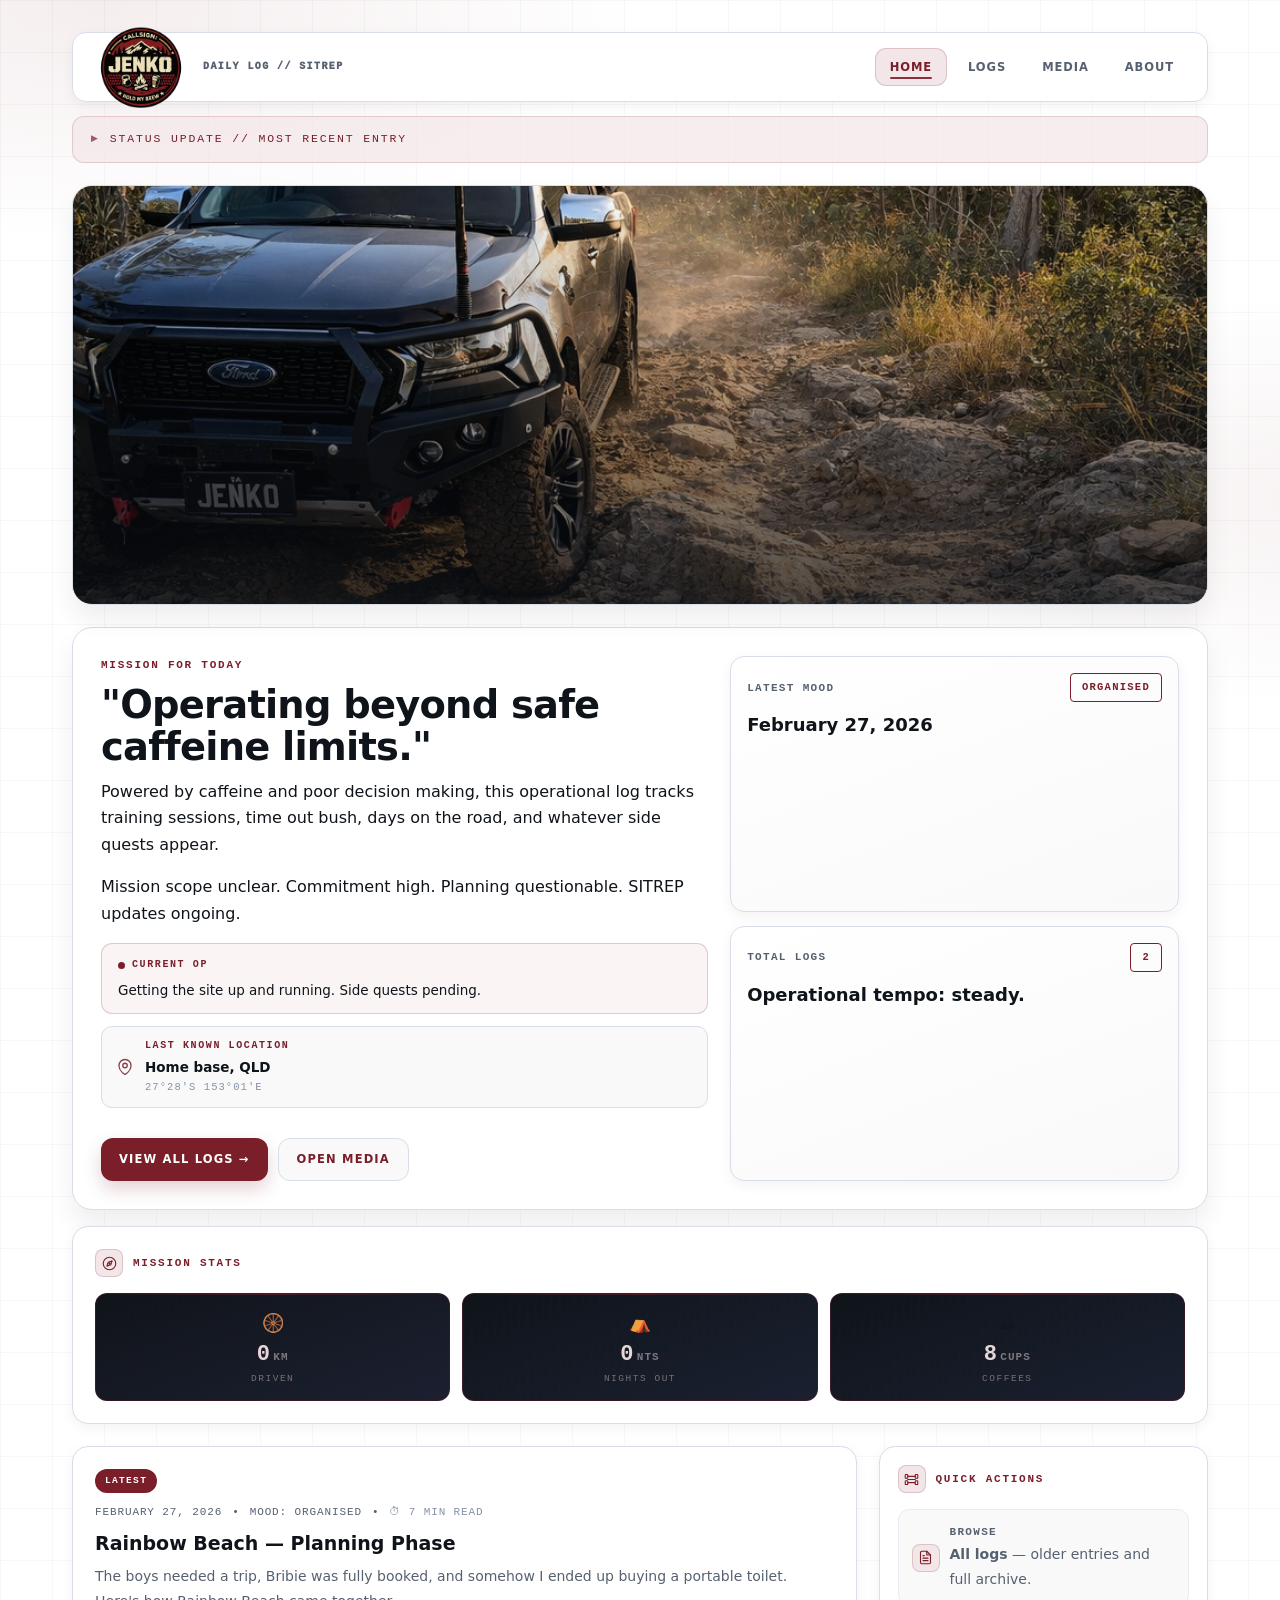
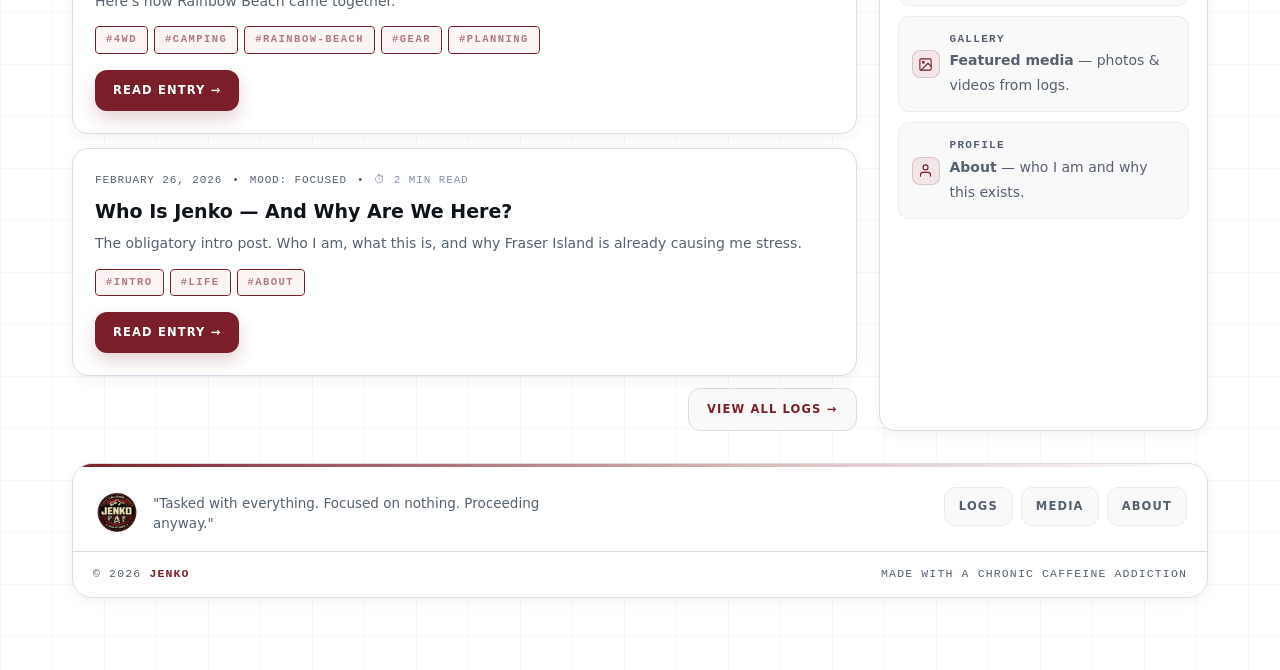
<file: index.html>
<!doctype html>
<html lang="en">
<head>
  <meta charset="utf-8" />
  <meta name="viewport" content="width=device-width, initial-scale=1" />
  <meta name="description" content="Callsign: JENKO — Daily operational log covering training, time out bush, 4WD, and life on the road." />
  <title>Callsign: JENKO — Home</title>
  <link rel="stylesheet" href="styles.css" />
</head>
<body>
  <div class="pageWrap">
    <div class="container">

      <!-- NAV -->
      <header class="header">
        <nav class="nav">
          <a class="brand" href="index.html">
            <img src="images/logo.png" alt="Callsign Jenko logo" class="logoImg">
            <span class="brandText">
              <span class="brandSub">DAILY LOG // SITREP</span>
            </span>
          </a>
          <div class="links">
            <a data-nav href="index.html">Home</a>
            <a data-nav href="blog.html">Logs</a>
            <a data-nav href="media.html">Media</a>
            <a data-nav href="about.html">About</a>
          </div>
          <button class="navToggle" id="navToggle" aria-label="Open menu" aria-expanded="false">
            <span></span><span></span><span></span>
          </button>
        </nav>
        <div class="mobileMenu" id="mobileMenu" role="navigation">
          <a data-nav href="index.html">Home</a>
          <a data-nav href="blog.html">Logs</a>
          <a data-nav href="media.html">Media</a>
          <a data-nav href="about.html">About</a>
        </div>
      </header>

      <div class="topStrip">STATUS UPDATE // MOST RECENT ENTRY</div>

      <!-- HERO BANNER — set data-src="images/your-photo.jpg" to use your own image -->
      <div class="heroBanner" id="heroBanner" data-src="images/banner.png"></div>

      <!-- HERO PANEL -->
      <section class="panel panelPad">
        <div class="heroGrid">
          <div>
            <div class="h3">Mission for today</div>
            <h1 class="h1" style="margin-top:10px">"Operating beyond safe caffeine limits."</h1>
            <p style="margin-top:12px">Powered by caffeine and poor decision making, this operational log
            tracks training sessions, time out bush, days on the road, and whatever side quests appear.</p>
            <p>Mission scope unclear. Commitment high. Planning questionable. SITREP updates ongoing.</p>

            <!-- CURRENT OP — edit the text below to update -->
            <div class="currentOp">
              <div class="currentOpLabel">
                <span class="opDot"></span>
                Current op
              </div>
              <div class="currentOpText">
                Getting the site up and running. Side quests pending.
              </div>
            </div>

            <!-- LAST SEEN — edit place and coords below to update -->
            <div class="lastSeen">
              <svg class="lastSeenIcon" viewBox="0 0 24 24" fill="none" stroke="currentColor"
                   stroke-width="1.8" stroke-linecap="round" stroke-linejoin="round">
                <path d="M12 22s-8-4.5-8-11.8A8 8 0 0 1 12 2a8 8 0 0 1 8 8.2c0 7.3-8 11.8-8 11.8z"/>
                <circle cx="12" cy="10" r="3"/>
              </svg>
              <div class="lastSeenBody">
                <div class="lastSeenLabel">Last known location</div>
                <div class="lastSeenPlace">Home base, QLD</div>
                <div class="lastSeenCoords">27°28′S 153°01′E</div>
              </div>
            </div>

            <div style="display:flex; gap:10px; flex-wrap:wrap;">
              <a class="button" href="blog.html">View all logs →</a>
              <a class="buttonGhost" href="media.html">Open media</a>
            </div>
          </div>

          <div class="stats">
            <div class="statCard">
              <div class="statTop">
                <div class="kicker">Latest mood</div>
                <div class="pill" id="latestMood">—</div>
              </div>
              <div class="statValue" id="latestDate">—</div>
            </div>
            <div class="statCard">
              <div class="statTop">
                <div class="kicker">Total logs</div>
                <div class="pill" id="postCount">0</div>
              </div>
              <div class="statValue">Operational tempo: steady.</div>
            </div>
          </div>
        </div>
      </section>

      <!-- ODOMETER -->
      <div class="card" style="margin-top:16px">
        <div class="sectionHead">
          <span class="fieldIcon">
            <svg viewBox="0 0 24 24" fill="none" stroke="currentColor" stroke-width="1.8"
                 stroke-linecap="round" stroke-linejoin="round" width="15" height="15">
              <circle cx="12" cy="12" r="10"/>
              <path d="m16.24 7.76-2.12 6.36-6.36 2.12 2.12-6.36z"/>
              <circle cx="12" cy="12" r="1"/>
            </svg>
          </span>
          <div class="h3">Mission stats</div>
        </div>
        <div class="odometerGrid" id="odometerGrid"></div>
      </div>

      <!-- MAIN GRID -->
      <div class="homeGrid">
        <div id="latest"></div>

        <aside class="sideCard">
          <div class="sectionHead">
            <span class="fieldIcon">
              <svg viewBox="0 0 24 24" fill="none" stroke="currentColor" stroke-width="1.8"
                   stroke-linecap="round" stroke-linejoin="round" width="15" height="15">
                <rect x="2" y="4" width="4" height="6" rx="1"/>
                <rect x="2" y="14" width="4" height="6" rx="1"/>
                <rect x="18" y="4" width="4" height="6" rx="1"/>
                <rect x="18" y="14" width="4" height="6" rx="1"/>
                <path d="M6 7h12M6 17h12M6 12h12"/>
              </svg>
            </span>
            <div class="h3">Quick actions</div>
          </div>

          <div class="sideItem" data-href="blog.html" style="margin-top:4px">
            <div style="display:flex; align-items:center; gap:10px;">
              <span class="fieldIcon">
                <svg viewBox="0 0 24 24" fill="none" stroke="currentColor" stroke-width="1.8"
                     stroke-linecap="round" stroke-linejoin="round" width="15" height="15">
                  <path d="M14 2H6a2 2 0 0 0-2 2v16a2 2 0 0 0 2 2h12a2 2 0 0 0 2-2V8z"/>
                  <polyline points="14 2 14 8 20 8"/>
                  <line x1="16" y1="13" x2="8" y2="13"/>
                  <line x1="16" y1="17" x2="8" y2="17"/>
                  <line x1="10" y1="9"  x2="8" y2="9"/>
                </svg>
              </span>
              <div>
                <div class="kicker">Browse</div>
                <div class="small"><a href="blog.html"><b>All logs</b></a> — older entries and full archive.</div>
              </div>
            </div>
          </div>

          <div class="sideItem" data-href="media.html">
            <div style="display:flex; align-items:center; gap:10px;">
              <span class="fieldIcon">
                <svg viewBox="0 0 24 24" fill="none" stroke="currentColor" stroke-width="1.8"
                     stroke-linecap="round" stroke-linejoin="round" width="15" height="15">
                  <rect x="3" y="3" width="18" height="18" rx="2"/>
                  <circle cx="8.5" cy="8.5" r="1.5"/>
                  <polyline points="21 15 16 10 5 21"/>
                </svg>
              </span>
              <div>
                <div class="kicker">Gallery</div>
                <div class="small"><a href="media.html"><b>Featured media</b></a> — photos &amp; videos from logs.</div>
              </div>
            </div>
          </div>

          <div class="sideItem" data-href="about.html">
            <div style="display:flex; align-items:center; gap:10px;">
              <span class="fieldIcon">
                <svg viewBox="0 0 24 24" fill="none" stroke="currentColor" stroke-width="1.8"
                     stroke-linecap="round" stroke-linejoin="round" width="15" height="15">
                  <path d="M20 21v-2a4 4 0 0 0-4-4H8a4 4 0 0 0-4 4v2"/>
                  <circle cx="12" cy="7" r="4"/>
                </svg>
              </span>
              <div>
                <div class="kicker">Profile</div>
                <div class="small"><a href="about.html"><b>About</b></a> — who I am and why this exists.</div>
              </div>
            </div>
          </div>
        </aside>
      </div>

      <!-- FOOTER -->
      <footer class="siteFooter">
        <div class="footerTop">
          <div class="footerBrand">
            <img src="images/logo.png" alt="Callsign Jenko logo" class="logoImg" style="height:48px">
            <div>
              <div class="footerDesc">"Tasked with everything. Focused on nothing. Proceeding anyway."</div>
            </div>
          </div>
          <div class="footerLinks">
            <a href="blog.html">Logs</a>
            <a href="media.html">Media</a>
            <a href="about.html">About</a>
          </div>
        </div>
        <div class="footerBottom">
          <div>© <span data-year></span> <span class="maroon">JENKO</span></div>
          <div>Made with a Chronic Caffeine Addiction</div>
        </div>
      </footer>

    </div>
  </div>

  <button class="scrollTop" id="scrollTopBtn" aria-label="Back to top">↑</button>
  <script src="js/posts.js"></script>
  <script src="js/app.js"></script>
</body>
</html>
</file>
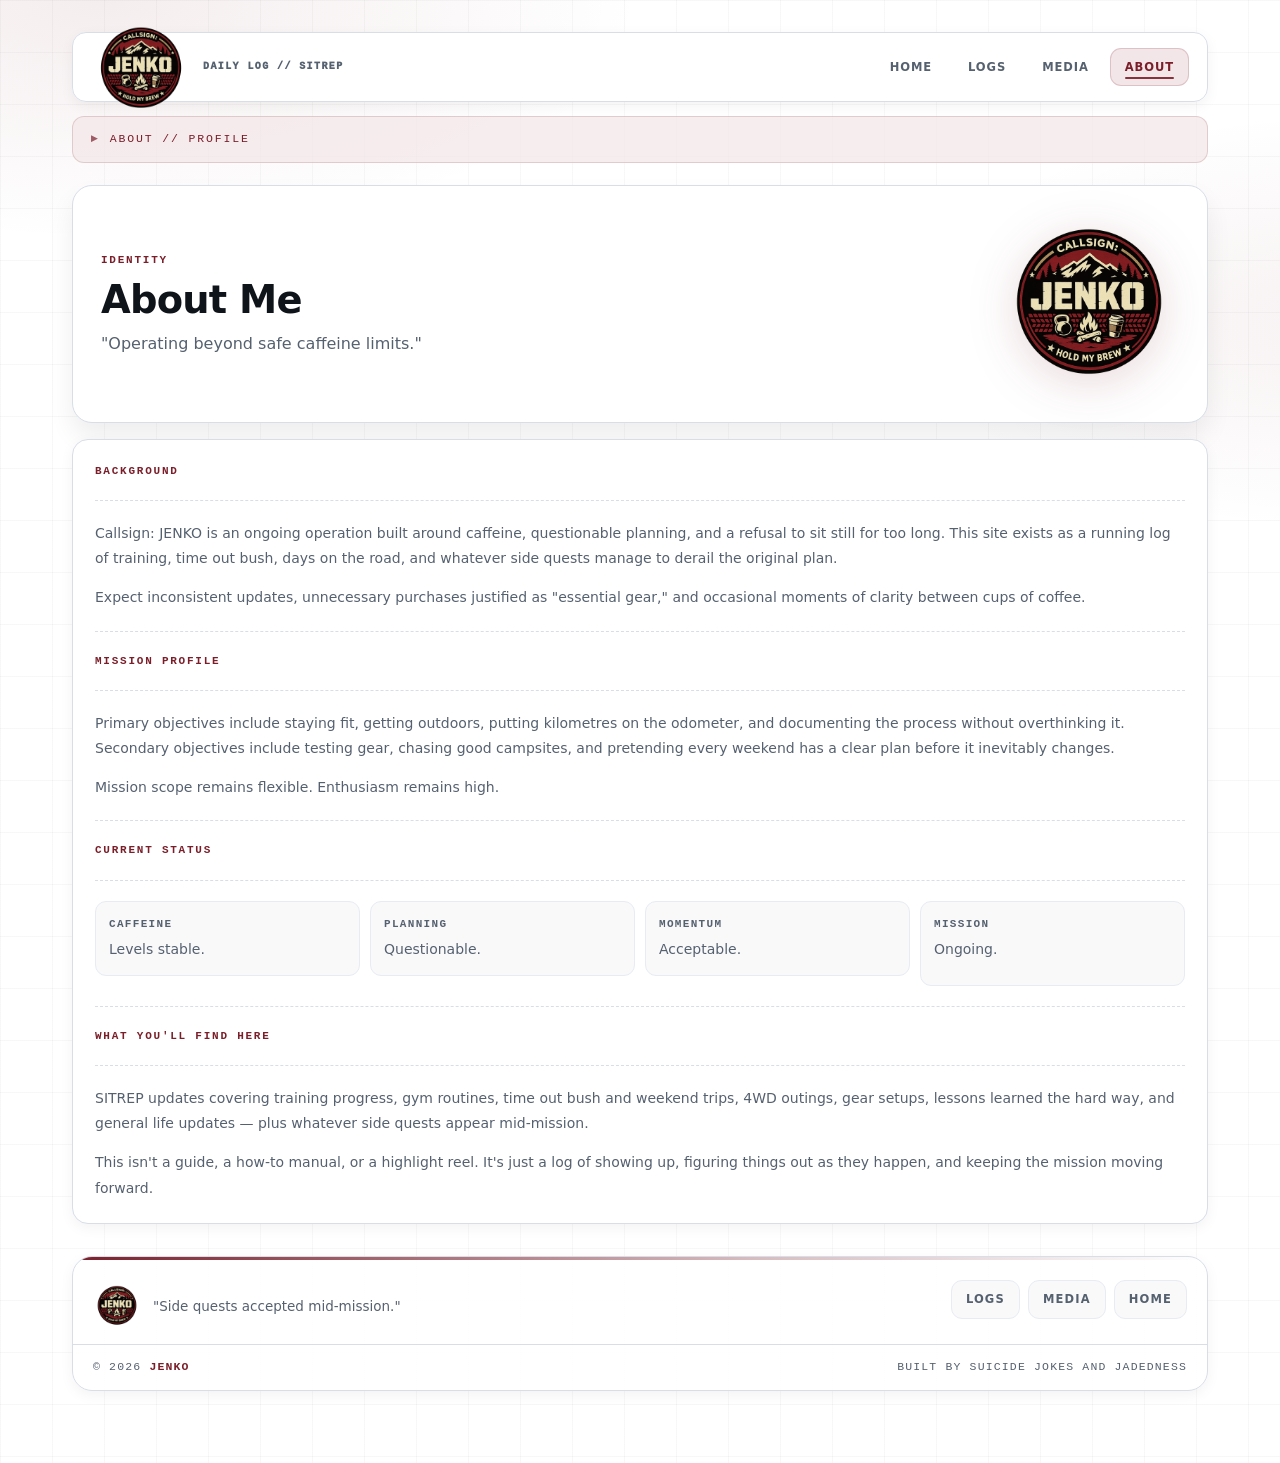
<file: about.html>
<!doctype html>
<html lang="en">
<head>
  <meta charset="utf-8" />
  <meta name="viewport" content="width=device-width, initial-scale=1" />
  <meta name="description" content="About Callsign: JENKO — who I am and why this exists." />
  <title>Callsign: JENKO — About</title>
  <link rel="stylesheet" href="styles.css" />
</head>
<body>
  <div class="pageWrap">
    <div class="container">

      <!-- ===== NAV ===== -->
      <header class="header">
        <nav class="nav">
          <a class="brand" href="index.html">
            <img src="images/logo.png" alt="Callsign Jenko logo" class="logoImg">
            <span class="brandText">
              <span class="brandSub">DAILY LOG // SITREP</span>
            </span>
          </a>
          <div class="links">
            <a data-nav href="index.html">Home</a>
            <a data-nav href="blog.html">Logs</a>
            <a data-nav href="media.html">Media</a>
            <a data-nav href="about.html">About</a>
          </div>
          <button class="navToggle" id="navToggle" aria-label="Open menu" aria-expanded="false">
            <span></span><span></span><span></span>
          </button>
        </nav>
        <div class="mobileMenu" id="mobileMenu" role="navigation" aria-label="Mobile navigation">
          <a data-nav href="index.html">Home</a>
          <a data-nav href="blog.html">Logs</a>
          <a data-nav href="media.html">Media</a>
          <a data-nav href="about.html">About</a>
        </div>
      </header>

      <div class="topStrip">ABOUT // PROFILE</div>

      <section class="panel panelPad">
        <div style="display:grid; grid-template-columns: 1fr auto; align-items:center; gap:24px;">
          <div>
            <div class="h3">Identity</div>
            <h1 class="h1" style="margin-top:10px">About Me</h1>
            <p style="margin-top:10px; color:var(--muted)">"Operating beyond safe caffeine limits."</p>
          </div>
          <div class="aboutLogo">
            <img src="images/logo.png" alt="Callsign Jenko logo">
          </div>
        </div>
      </section>

      <div class="card" style="margin-top:16px">

        <div class="h3">Background</div>
        <hr class="sep">
        <p class="small">
          Callsign: JENKO is an ongoing operation built around caffeine, questionable planning, and a refusal
          to sit still for too long. This site exists as a running log of training, time out bush, days on the
          road, and whatever side quests manage to derail the original plan.
        </p>
        <p class="small">
          Expect inconsistent updates, unnecessary purchases justified as "essential gear," and occasional
          moments of clarity between cups of coffee.
        </p>

        <hr class="sep">

        <div class="h3">Mission Profile</div>
        <hr class="sep">
        <p class="small">
          Primary objectives include staying fit, getting outdoors, putting kilometres on the odometer, and
          documenting the process without overthinking it. Secondary objectives include testing gear, chasing
          good campsites, and pretending every weekend has a clear plan before it inevitably changes.
        </p>
        <p class="small">Mission scope remains flexible. Enthusiasm remains high.</p>

        <hr class="sep">

        <div class="h3">Current Status</div>
        <hr class="sep">
        <div style="display:grid; grid-template-columns: repeat(auto-fit, minmax(160px, 1fr)); gap:10px; margin-top:4px">
          <div class="sideItem">
            <div class="kicker">Caffeine</div>
            <div class="small" style="margin-top:4px">Levels stable.</div>
          </div>
          <div class="sideItem">
            <div class="kicker">Planning</div>
            <div class="small" style="margin-top:4px">Questionable.</div>
          </div>
          <div class="sideItem">
            <div class="kicker">Momentum</div>
            <div class="small" style="margin-top:4px">Acceptable.</div>
          </div>
          <div class="sideItem">
            <div class="kicker">Mission</div>
            <div class="small" style="margin-top:4px">Ongoing.</div>
          </div>
        </div>

        <hr class="sep">

        <div class="h3">What you'll find here</div>
        <hr class="sep">
        <p class="small">
          SITREP updates covering training progress, gym routines, time out bush and weekend trips, 4WD
          outings, gear setups, lessons learned the hard way, and general life updates — plus whatever side
          quests appear mid-mission.
        </p>
        <p class="small">
          This isn't a guide, a how-to manual, or a highlight reel. It's just a log of showing up, figuring
          things out as they happen, and keeping the mission moving forward.
        </p>

      </div>

      <!-- ===== FOOTER ===== -->
      <footer class="siteFooter">
        <div class="footerTop">
          <div class="footerBrand">
            <img src="images/logo.png" alt="Callsign Jenko logo" class="logoImg" style="height:48px">
            <div>
              <div class="footerDesc">"Side quests accepted mid-mission."</div>
            </div>
          </div>
          <div class="footerLinks">
            <a href="blog.html">Logs</a>
            <a href="media.html">Media</a>
            <a href="index.html">Home</a>
          </div>
        </div>
        <div class="footerBottom">
          <div>© <span data-year></span> <span class="maroon">JENKO</span></div>
          <div>Built by Suicide Jokes and Jadedness</div>
        </div>
      </footer>

    </div>
  </div>

  <button class="scrollTop" id="scrollTopBtn" aria-label="Back to top">↑</button>

  <script src="js/app.js"></script>
</body>
</html>
</file>
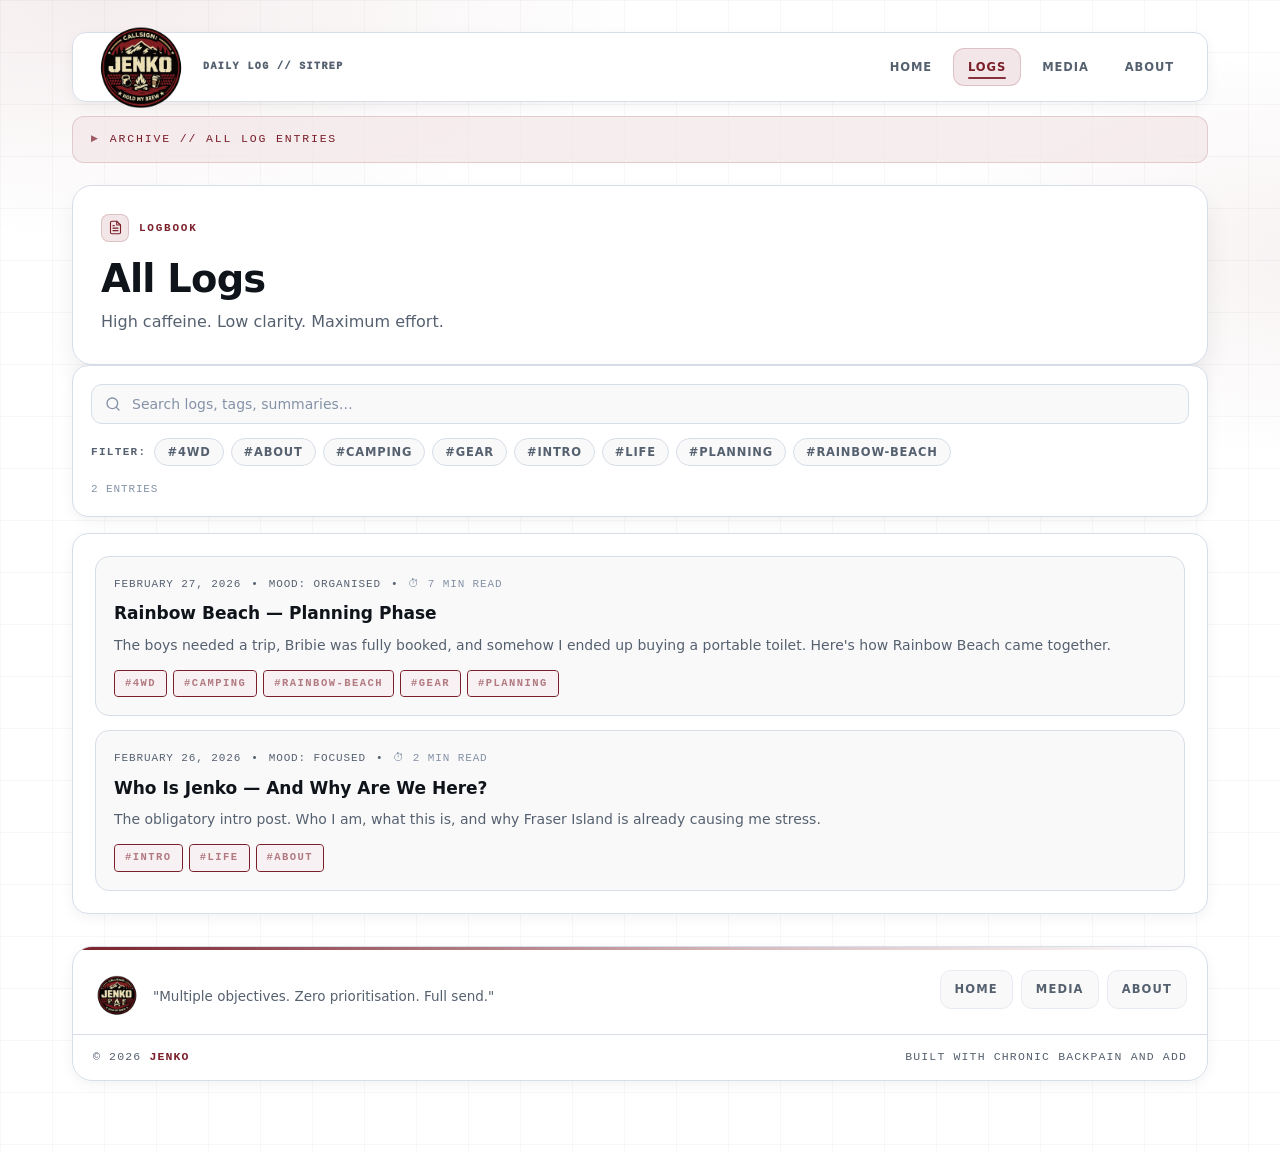
<file: blog.html>
<!doctype html>
<html lang="en">
<head>
  <meta charset="utf-8" />
  <meta name="viewport" content="width=device-width, initial-scale=1" />
  <meta name="description" content="All log entries — Callsign: JENKO" />
  <title>Callsign: JENKO — Logs</title>
  <link rel="stylesheet" href="styles.css" />
</head>
<body>
  <div class="pageWrap">
    <div class="container">

      <!-- NAV -->
      <header class="header">
        <nav class="nav">
          <a class="brand" href="index.html">
            <img src="images/logo.png" alt="Callsign Jenko logo" class="logoImg">
            <span class="brandText">
              <span class="brandSub">DAILY LOG // SITREP</span>
            </span>
          </a>
          <div class="links">
            <a data-nav href="index.html">Home</a>
            <a data-nav href="blog.html">Logs</a>
            <a data-nav href="media.html">Media</a>
            <a data-nav href="about.html">About</a>
          </div>
          <button class="navToggle" id="navToggle" aria-label="Open menu" aria-expanded="false">
            <span></span><span></span><span></span>
          </button>
        </nav>
        <div class="mobileMenu" id="mobileMenu" role="navigation">
          <a data-nav href="index.html">Home</a>
          <a data-nav href="blog.html">Logs</a>
          <a data-nav href="media.html">Media</a>
          <a data-nav href="about.html">About</a>
        </div>
      </header>

      <div class="topStrip">ARCHIVE // ALL LOG ENTRIES</div>

      <section class="panel panelPad">
        <div class="sectionHead">
          <span class="fieldIcon">
            <svg viewBox="0 0 24 24" fill="none" stroke="currentColor" stroke-width="1.8"
                 stroke-linecap="round" stroke-linejoin="round" width="15" height="15">
              <path d="M14 2H6a2 2 0 0 0-2 2v16a2 2 0 0 0 2 2h12a2 2 0 0 0 2-2V8z"/>
              <polyline points="14 2 14 8 20 8"/>
              <line x1="16" y1="13" x2="8" y2="13"/>
              <line x1="16" y1="17" x2="8" y2="17"/>
              <line x1="10" y1="9"  x2="8" y2="9"/>
            </svg>
          </span>
          <div class="h3">Logbook</div>
        </div>
        <h1 class="h1" style="margin-top:6px">All Logs</h1>
        <p style="margin-top:10px; color:var(--muted)">High caffeine. Low clarity. Maximum effort.</p>
      </section>

      <!-- FILTER BAR -->
      <div class="filterBar">
        <div class="searchWrap">
          <svg width="16" height="16" viewBox="0 0 24 24" fill="none" stroke="currentColor"
               stroke-width="2" stroke-linecap="round" stroke-linejoin="round" aria-hidden="true">
            <circle cx="11" cy="11" r="8"/><path d="m21 21-4.35-4.35"/>
          </svg>
          <input class="searchInput" id="blogSearch" type="search"
                 placeholder="Search logs, tags, summaries…" autocomplete="off" spellcheck="false"/>
        </div>
        <div style="display:flex; align-items:center; gap:8px; flex-wrap:wrap;">
          <span class="kicker">Filter:</span>
          <div class="tagFilterRow" id="tagFilterRow"></div>
        </div>
        <div class="filterCount" id="filterCount"></div>
      </div>

      <!-- POST LIST -->
      <div class="card">
        <div id="blogList" class="list"></div>
      </div>

      <!-- FOOTER -->
      <footer class="siteFooter">
        <div class="footerTop">
          <div class="footerBrand">
            <img src="images/logo.png" alt="Callsign Jenko logo" class="logoImg" style="height:48px">
            <div>
              <div class="footerDesc">"Multiple objectives. Zero prioritisation. Full send."</div>
            </div>
          </div>
          <div class="footerLinks">
            <a href="index.html">Home</a>
            <a href="media.html">Media</a>
            <a href="about.html">About</a>
          </div>
        </div>
        <div class="footerBottom">
          <div>© <span data-year></span> <span class="maroon">JENKO</span></div>
          <div>Built with Chronic Backpain and ADD</div>
        </div>
      </footer>

    </div>
  </div>

  <button class="scrollTop" id="scrollTopBtn" aria-label="Back to top">↑</button>
  <script src="js/posts.js"></script>
  <script src="js/app.js"></script>
</body>
</html>
</file>
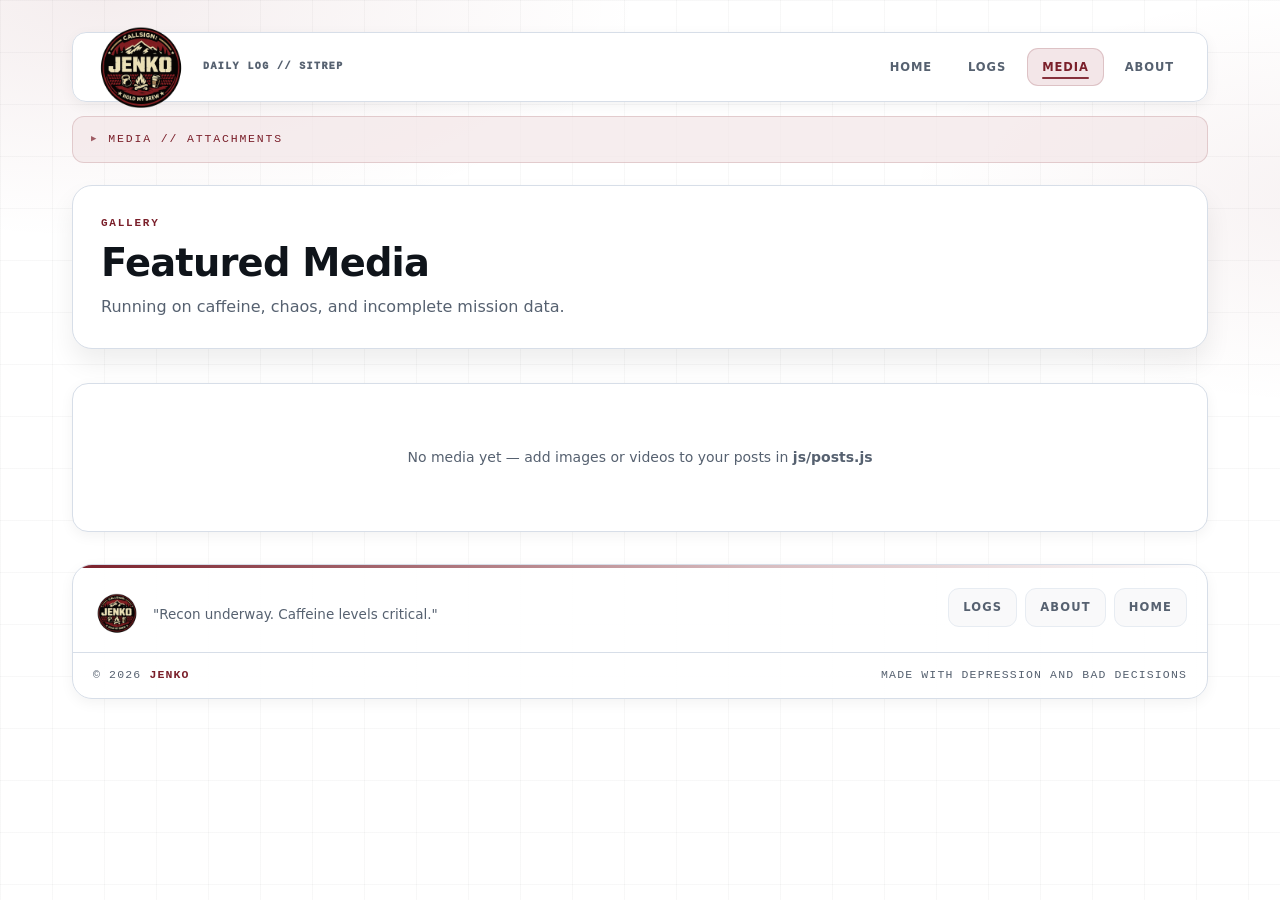
<file: media.html>
<!doctype html>
<html lang="en">
<head>
  <meta charset="utf-8" />
  <meta name="viewport" content="width=device-width, initial-scale=1" />
  <meta name="description" content="Photo and video gallery — Callsign: JENKO" />
  <title>Callsign: JENKO — Media</title>
  <link rel="stylesheet" href="styles.css" />
</head>
<body>
  <div class="pageWrap">
    <div class="container">

      <!-- ===== NAV ===== -->
      <header class="header">
        <nav class="nav">
          <a class="brand" href="index.html">
            <img src="images/logo.png" alt="Callsign Jenko logo" class="logoImg">
            <span class="brandText">
              <span class="brandSub">DAILY LOG // SITREP</span>
            </span>
          </a>
          <div class="links">
            <a data-nav href="index.html">Home</a>
            <a data-nav href="blog.html">Logs</a>
            <a data-nav href="media.html">Media</a>
            <a data-nav href="about.html">About</a>
          </div>
          <button class="navToggle" id="navToggle" aria-label="Open menu" aria-expanded="false">
            <span></span><span></span><span></span>
          </button>
        </nav>
        <div class="mobileMenu" id="mobileMenu" role="navigation" aria-label="Mobile navigation">
          <a data-nav href="index.html">Home</a>
          <a data-nav href="blog.html">Logs</a>
          <a data-nav href="media.html">Media</a>
          <a data-nav href="about.html">About</a>
        </div>
      </header>

      <div class="topStrip">MEDIA // ATTACHMENTS</div>

      <section class="panel panelPad">
        <div class="h3">Gallery</div>
        <h1 class="h1" style="margin-top:10px">Featured Media</h1>
        <p style="margin-top:10px; color:var(--muted)">Running on caffeine, chaos, and incomplete mission data.</p>
      </section>

      <div id="mediaGrid" class="media-grid"></div>

      <!-- ===== FOOTER ===== -->
      <footer class="siteFooter">
        <div class="footerTop">
          <div class="footerBrand">
            <img src="images/logo.png" alt="Callsign Jenko logo" class="logoImg" style="height:48px">
            <div>
              <div class="footerDesc">"Recon underway. Caffeine levels critical."</div>
            </div>
          </div>
          <div class="footerLinks">
            <a href="blog.html">Logs</a>
            <a href="about.html">About</a>
            <a href="index.html">Home</a>
          </div>
        </div>
        <div class="footerBottom">
          <div>© <span data-year></span> <span class="maroon">JENKO</span></div>
          <div>Made with Depression and Bad Decisions</div>
        </div>
      </footer>

    </div>
  </div>

  <button class="scrollTop" id="scrollTopBtn" aria-label="Back to top">↑</button>

  <script src="js/posts.js"></script>
  <script src="js/app.js"></script>
</body>
</html>
</file>
<file: styles.css>
/* =============================================================
   CALLSIGN: JENKO — Stylesheet
   ============================================================= */

/* === CSS VARIABLES ========================================== */
:root {
  --bg:         #ffffff;
  --paper:      #ffffff;
  --paper2:     #f9f9fa;

  --text:       #0f141a;
  --muted:      #566170;
  --muted2:     #8492a6;

  --brand:      #7a1f2a;
  --brandDark:  #5f1720;
  --brandSoft:  #f3e6e8;
  --brandGlow:  rgba(122,31,42,.10);

  --line:       #e7ecf2;
  --line2:      #d7dee8;

  --shadow:     0 14px 26px rgba(0,0,0,.07);
  --shadowSoft: 0 4px 14px rgba(0,0,0,.05);

  --radius:     14px;
  --max:        1180px;

  --body: ui-sans-serif, system-ui, -apple-system, Segoe UI, sans-serif;
  --mono: ui-monospace, SFMono-Regular, Menlo, Monaco, Consolas, "Courier New", monospace;

  --nav-h:   70px;
  --nav-gap: 14px;
  --trans:   .18s ease;
}

/* === RESET & BASE =========================================== */
*, *::before, *::after { box-sizing: border-box; }
html, body { height: 100%; }

body {
  margin: 0;
  font-family: var(--body);
  background: var(--bg);
  color: var(--text);
  line-height: 1.65;
  -webkit-font-smoothing: antialiased;
}

a { color: inherit; text-decoration: none; }
h1, h2, h3, h4 { margin: 0; }
p { margin: 0 0 1em; }
p:last-child { margin-bottom: 0; }
img { max-width: 100%; display: block; }
ul { margin: 0; padding: 0 0 0 1.4em; }
li { margin-bottom: .35em; }

/* === PAGE WRAPPER =========================================== */
.pageWrap {
  min-height: 100vh;
  background:
    radial-gradient(900px 400px at 8% 0%,   rgba(122,31,42,.08), transparent 60%),
    radial-gradient(800px 380px at 105% 22%, rgba(122,31,42,.06), transparent 55%),
    linear-gradient(rgba(15,20,26,.032) 1px, transparent 1px),
    linear-gradient(90deg, rgba(15,20,26,.032) 1px, transparent 1px),
    #ffffff;
  background-size: auto, auto, 52px 52px, 52px 52px, auto;
}

/* === CONTAINER ============================================== */
.container {
  max-width: var(--max);
  margin: 0 auto;
  padding: 32px 22px 72px;
}

/* === READING PROGRESS BAR =================================== */
/* Fixed to the very top of the viewport — independent of scroll container */
.readProgress {
  position: fixed;
  top: 0;
  left: 0;
  right: 0;
  z-index: 9999;
  height: 3px;
  background: transparent;
  pointer-events: none;
}

.readProgressFill {
  height: 100%;
  width: 0%;
  background: linear-gradient(90deg, var(--brand), #c0392b 80%, #e74c3c);
  transition: width .1s linear;
  box-shadow: 0 0 8px rgba(122,31,42,.5);
}

/* === HEADER / NAV =========================================== */
.header {
  margin-bottom: 12px;
}

.nav {
  position: sticky;
  top: var(--nav-gap);
  z-index: 999;
  height: var(--nav-h);
  padding: 0 18px;

  display: flex;
  align-items: center;
  justify-content: space-between;
  gap: 14px;

  border: 1px solid var(--line2);
  background: rgba(255,255,255,.97);
  border-radius: var(--radius);
  box-shadow: var(--shadowSoft);
  backdrop-filter: blur(12px);
  -webkit-backdrop-filter: blur(12px);
  overflow: visible;
}

.brand {
  display: flex;
  align-items: center;
  gap: 12px;
  font-weight: 950;
  text-transform: uppercase;
  letter-spacing: .10em;
  height: 100%;
}

.brandText {
  display: flex;
  flex-direction: column;
  gap: 2px;
}

.brandTitle { font-size: 12px; }

.brandSub {
  font-family: var(--mono);
  font-size: 10px;
  color: var(--muted);
  letter-spacing: .14em;
}

.logoImg {
  height: 100px;
  width: auto;
  object-fit: contain;
  flex-shrink: 0;
  transform: translateY(2px);
}

/* Desktop nav links */
.links {
  display: flex;
  flex-wrap: wrap;
  gap: 6px;
  align-items: center;
}

.links a {
  position: relative;
  padding: 9px 14px;
  border-radius: 11px;
  color: var(--muted);
  font-weight: 700;
  text-transform: uppercase;
  letter-spacing: .08em;
  font-size: 11.5px;
  border: 1px solid transparent;
  transition: color var(--trans), background var(--trans), border-color var(--trans);
}

.links a:hover {
  color: var(--brand);
  background: var(--brandSoft);
  border-color: rgba(122,31,42,.14);
}

.links a.active {
  color: var(--brand);
  background: var(--brandSoft);
  border-color: rgba(122,31,42,.18);
}

.links a.active::after {
  content: "";
  position: absolute;
  left: 14px; right: 14px;
  bottom: 6px;
  height: 2px;
  border-radius: 2px;
  background: var(--brand);
  opacity: .9;
}

/* Hamburger (mobile) */
.navToggle {
  display: none;
  flex-direction: column;
  justify-content: center;
  align-items: center;
  gap: 5px;
  width: 40px;
  height: 40px;
  border: 1px solid var(--line2);
  border-radius: 10px;
  background: var(--paper2);
  cursor: pointer;
  padding: 0;
  flex-shrink: 0;
}

.navToggle span {
  display: block;
  width: 18px;
  height: 2px;
  background: var(--text);
  border-radius: 2px;
  transition: transform .22s ease, opacity .22s ease;
}

.navToggle[aria-expanded="true"] span:nth-child(1) { transform: translateY(7px) rotate(45deg); }
.navToggle[aria-expanded="true"] span:nth-child(2) { opacity: 0; }
.navToggle[aria-expanded="true"] span:nth-child(3) { transform: translateY(-7px) rotate(-45deg); }

/* Mobile drawer */
.mobileMenu {
  display: none;
  flex-direction: column;
  gap: 6px;
  position: sticky;
  top: calc(var(--nav-gap) + var(--nav-h) + 8px);
  z-index: 998;
  padding: 14px;
  margin-bottom: 10px;
  background: rgba(255,255,255,.98);
  border: 1px solid var(--line2);
  border-radius: var(--radius);
  box-shadow: var(--shadow);
  backdrop-filter: blur(12px);
}

.mobileMenu.open { display: flex; }

.mobileMenu a {
  padding: 12px 16px;
  border-radius: 10px;
  color: var(--muted);
  font-weight: 700;
  text-transform: uppercase;
  letter-spacing: .08em;
  font-size: 12px;
  border: 1px solid transparent;
  transition: color var(--trans), background var(--trans), border-color var(--trans);
}

.mobileMenu a:hover,
.mobileMenu a.active {
  color: var(--brand);
  background: var(--brandSoft);
  border-color: rgba(122,31,42,.14);
}

/* === TOP STRIP ============================================== */
.topStrip {
  margin: 14px 0 22px;
  padding: 13px 18px;
  border-radius: 12px;
  border: 1px solid rgba(122,31,42,.16);
  background: rgba(243,230,232,.72);
  color: var(--brand);
  font-family: var(--mono);
  font-size: 11.5px;
  letter-spacing: .16em;
  text-transform: uppercase;
  display: flex;
  align-items: center;
  gap: 10px;
}

.topStrip::before {
  content: "▶";
  font-size: 9px;
  opacity: .7;
}

/* === PANELS / CARDS ========================================= */
.panel {
  background: var(--paper);
  border: 1px solid var(--line2);
  border-radius: calc(var(--radius) + 6px);
  box-shadow: var(--shadow);
}

.panelPad { padding: 28px; }

.card {
  background: var(--paper);
  border: 1px solid var(--line2);
  border-radius: calc(var(--radius) + 2px);
  box-shadow: var(--shadowSoft);
  padding: 22px;
  position: relative;
  transition: transform var(--trans), box-shadow var(--trans), border-color var(--trans);
}

.card::before {
  content: "";
  position: absolute;
  left: 0; top: 14px; bottom: 14px;
  width: 4px;
  border-radius: 999px;
  background: var(--brand);
  opacity: 0;
  transform: translateX(-2px);
  transition: opacity var(--trans), transform var(--trans);
}

.card:hover::before { opacity: .95; transform: translateX(0); }

.card:hover {
  transform: translateY(-2px);
  box-shadow: var(--shadow);
  border-color: rgba(122,31,42,.18);
}

/* === TYPOGRAPHY ============================================= */
.h1 {
  font-size: clamp(28px, 3vw, 42px);
  line-height: 1.08;
  letter-spacing: -.02em;
  font-weight: 800;
}

.h2 {
  font-size: 19px;
  font-weight: 700;
  line-height: 1.3;
}

.h3 {
  font-family: var(--mono);
  font-size: 11px;
  letter-spacing: .16em;
  text-transform: uppercase;
  color: var(--brand);
  font-weight: 600;
}

.small {
  font-size: 14px;
  color: var(--muted);
  line-height: 1.8;
}

.meta {
  display: flex;
  gap: 10px;
  flex-wrap: wrap;
  align-items: center;
  font-family: var(--mono);
  font-size: 11px;
  color: var(--muted);
  letter-spacing: .08em;
  text-transform: uppercase;
  margin-bottom: 10px;
}

.tag {
  display: inline-block;
  padding: 5px 10px;
  border-radius: 999px;
  background: var(--brandSoft);
  color: var(--brand);
  font-size: 11px;
  font-weight: 700;
  letter-spacing: .08em;
  text-transform: uppercase;
  transition: background var(--trans), color var(--trans);
}

.tag:hover {
  background: var(--brand);
  color: #fff;
}

.kicker {
  font-family: var(--mono);
  font-size: 11px;
  color: var(--muted);
  font-weight: 600;
  letter-spacing: .12em;
  text-transform: uppercase;
}

hr.sep {
  border: 0;
  border-top: 1px dashed var(--line2);
  margin: 20px 0;
}

/* === BUTTONS ================================================ */
.button {
  display: inline-flex;
  align-items: center;
  gap: 8px;
  margin-top: 16px;
  padding: 11px 18px;
  border-radius: 12px;
  background: var(--brand);
  color: #fff;
  font-weight: 700;
  letter-spacing: .10em;
  text-transform: uppercase;
  font-size: 11.5px;
  box-shadow: 0 8px 18px rgba(122,31,42,.20);
  transition: background var(--trans), transform var(--trans), box-shadow var(--trans);
}

.button:hover {
  background: var(--brandDark);
  transform: translateY(-1px);
  box-shadow: 0 12px 22px rgba(122,31,42,.26);
  color: #fff;
}

.buttonGhost {
  display: inline-flex;
  align-items: center;
  gap: 8px;
  margin-top: 16px;
  padding: 11px 18px;
  border-radius: 12px;
  background: var(--paper2);
  border: 1px solid var(--line2);
  color: var(--brand);
  font-weight: 700;
  letter-spacing: .10em;
  text-transform: uppercase;
  font-size: 11.5px;
  transition: background var(--trans), border-color var(--trans), transform var(--trans);
}

.buttonGhost:hover {
  background: var(--brandSoft);
  border-color: rgba(122,31,42,.22);
  transform: translateY(-1px);
  color: var(--brand);
}

.btnBack {
  display: inline-flex;
  align-items: center;
  gap: 7px;
  padding: 9px 14px;
  border-radius: 10px;
  border: 1px solid var(--line2);
  background: var(--paper2);
  color: var(--muted);
  font-size: 12px;
  font-weight: 700;
  letter-spacing: .08em;
  text-transform: uppercase;
  margin-bottom: 16px;
  transition: color var(--trans), background var(--trans), border-color var(--trans);
}

.btnBack:hover {
  color: var(--brand);
  background: var(--brandSoft);
  border-color: rgba(122,31,42,.18);
}

/* === LAYOUT — HOME ========================================== */
.heroGrid {
  display: grid;
  grid-template-columns: 1.15fr 0.85fr;
  gap: 22px;
  align-items: stretch;
}

.homeGrid {
  display: grid;
  grid-template-columns: 1fr 0.42fr;
  gap: 22px;
  margin-top: 22px;
}

/* === HERO BANNER ============================================ */
.heroBanner {
  position: relative;
  width: 100%;
  height: 420px;
  border-radius: calc(var(--radius) + 6px);
  overflow: hidden;
  margin-bottom: 22px;
  border: 1px solid var(--line2);
  box-shadow: var(--shadow);
}

.heroBanner img {
  width: 100%;
  height: 100%;
  object-fit: cover;
  display: block;
  transition: transform .6s ease;
}

.heroBanner:hover img { transform: scale(1.02); }

.heroBanner::after {
  content: "";
  position: absolute;
  inset: 0;
  background: linear-gradient(to top, rgba(10,14,20,.72) 0%, rgba(10,14,20,.30) 50%, transparent 100%);
  pointer-events: none;
}

.heroBannerPlaceholder {
  width: 100%;
  height: 100%;
  background:
    radial-gradient(ellipse at 20% 50%, rgba(122,31,42,.35), transparent 60%),
    radial-gradient(ellipse at 80% 20%, rgba(122,31,42,.18), transparent 55%),
    linear-gradient(rgba(15,20,26,.06) 1px, transparent 1px),
    linear-gradient(90deg, rgba(15,20,26,.06) 1px, transparent 1px),
    linear-gradient(160deg, #1a2030 0%, #0f141a 100%);
  background-size: auto, auto, 40px 40px, 40px 40px, auto;
  display: flex;
  align-items: center;
  justify-content: center;
}

.heroBannerPlaceholder .placeholderLabel {
  font-family: var(--mono);
  font-size: 11px;
  letter-spacing: .16em;
  text-transform: uppercase;
  color: rgba(255,255,255,.25);
  border: 1px dashed rgba(255,255,255,.15);
  padding: 10px 18px;
  border-radius: 8px;
  text-align: center;
}

/* === STAT CARDS ============================================= */
.stats { display: grid; gap: 14px; }

.statCard {
  border: 1px solid var(--line2);
  background: linear-gradient(160deg, #fff, #f9f9fa);
  border-radius: 14px;
  padding: 16px;
  box-shadow: var(--shadowSoft);
}

.statTop {
  display: flex;
  justify-content: space-between;
  align-items: center;
  gap: 10px;
}

.pill {
  display: inline-flex;
  align-items: center;
  padding: 5px 11px;
  border-radius: 999px;
  background: var(--brandSoft);
  color: var(--brand);
  font-size: 11px;
  font-weight: 700;
  letter-spacing: .10em;
  text-transform: uppercase;
}

.statValue {
  margin-top: 12px;
  font-weight: 800;
  font-size: 18px;
  line-height: 1.2;
}

/* === SIDEBAR ================================================ */
.sideCard {
  background: var(--paper);
  border: 1px solid var(--line2);
  border-radius: calc(var(--radius) + 2px);
  box-shadow: var(--shadowSoft);
  padding: 18px;
}

.sideItem {
  padding: 13px;
  border-radius: 11px;
  border: 1px solid var(--line);
  background: var(--paper2);
  margin-bottom: 10px;
  transition: border-color var(--trans), background var(--trans), transform var(--trans);
}

.sideItem:last-child { margin-bottom: 0; }

.sideItem:hover {
  background: #fff;
  border-color: rgba(122,31,42,.16);
  transform: translateX(3px);
}

/* === BLOG LIST ============================================== */
.list { display: grid; gap: 14px; }

.post-item {
  padding: 18px;
  border: 1px solid var(--line2);
  border-radius: var(--radius);
  background: var(--paper2);
  transition: transform var(--trans), box-shadow var(--trans), border-color var(--trans), background var(--trans);
}

.post-item:hover {
  transform: translateY(-2px);
  box-shadow: var(--shadow);
  border-color: rgba(122,31,42,.20);
  background: #fff;
}

.post-item h3 {
  margin: 0 0 8px;
  font-size: 17px;
  line-height: 1.28;
}

/* === SEARCH + TAG FILTER ==================================== */
.filterBar {
  display: flex;
  flex-direction: column;
  gap: 14px;
  padding: 18px;
  border: 1px solid var(--line2);
  border-radius: calc(var(--radius) + 2px);
  background: var(--paper);
  box-shadow: var(--shadowSoft);
  margin-bottom: 16px;
}

.searchWrap {
  position: relative;
}

.searchWrap svg {
  position: absolute;
  left: 14px;
  top: 50%;
  transform: translateY(-50%);
  pointer-events: none;
  color: var(--muted2);
}

.searchInput {
  width: 100%;
  padding: 11px 14px 11px 40px;
  border: 1px solid var(--line2);
  border-radius: 11px;
  background: var(--paper2);
  color: var(--text);
  font-family: var(--body);
  font-size: 14px;
  outline: none;
  transition: border-color var(--trans), box-shadow var(--trans);
  appearance: none;
  -webkit-appearance: none;
}

.searchInput::placeholder { color: var(--muted2); }

.searchInput:focus {
  border-color: rgba(122,31,42,.35);
  box-shadow: 0 0 0 3px rgba(122,31,42,.08);
  background: #fff;
}

.tagFilterRow {
  display: flex;
  gap: 7px;
  flex-wrap: wrap;
  align-items: center;
}

.tagBtn {
  display: inline-flex;
  align-items: center;
  padding: 6px 12px;
  border-radius: 999px;
  border: 1px solid var(--line2);
  background: var(--paper2);
  color: var(--muted);
  font-size: 11.5px;
  font-weight: 700;
  letter-spacing: .07em;
  text-transform: uppercase;
  cursor: pointer;
  transition: background var(--trans), color var(--trans), border-color var(--trans), transform var(--trans);
  font-family: var(--body);
}

.tagBtn:hover {
  background: var(--brandSoft);
  color: var(--brand);
  border-color: rgba(122,31,42,.18);
  transform: translateY(-1px);
}

.tagBtn.active {
  background: var(--brand);
  color: #fff;
  border-color: var(--brand);
}

.filterCount {
  font-family: var(--mono);
  font-size: 11px;
  color: var(--muted2);
  letter-spacing: .08em;
  text-transform: uppercase;
}

mark {
  background: rgba(122,31,42,.12);
  color: var(--brand);
  border-radius: 3px;
  padding: 0 2px;
}

/* === POST BODY (rich text inside posts) ===================== */
.postBody {
  font-size: 15px;
  line-height: 1.8;
  color: var(--text);
}

.postBody h2,
.postBody h3 {
  margin: 1.4em 0 .5em;
  font-weight: 700;
  text-transform: none;
  letter-spacing: normal;
  font-family: var(--body);
  color: var(--text);
}

.postBody h2 { font-size: 18px; }
.postBody h3 { font-size: 15px; color: var(--brand); }
.postBody p  { margin: 0 0 .9em; }
.postBody ul,
.postBody ol { margin: 0 0 .9em; padding-left: 1.4em; }
.postBody li { margin-bottom: .35em; }

/* === READ TIME ============================================== */
.readTime {
  display: inline-flex;
  align-items: center;
  gap: 5px;
  font-family: var(--mono);
  font-size: 11px;
  color: var(--muted2);
  letter-spacing: .08em;
  text-transform: uppercase;
}

/* === EMPTY / NO RESULTS STATES ============================== */
.emptyState {
  text-align: center;
  padding: 40px 20px;
  color: var(--muted);
  font-size: 14px;
}

.noResults {
  text-align: center;
  padding: 36px 20px;
  color: var(--muted);
  font-family: var(--mono);
  font-size: 12px;
  letter-spacing: .12em;
  text-transform: uppercase;
}

/* === MEDIA GRID ============================================= */
.media-grid {
  display: grid;
  grid-template-columns: repeat(auto-fit, minmax(260px, 1fr));
  gap: 16px;
  margin-top: 18px;
}

.media-tile {
  border-radius: var(--radius);
  overflow: hidden;
  border: 1px solid var(--line2);
  background: var(--paper);
  box-shadow: var(--shadowSoft);
  transition: transform var(--trans), box-shadow var(--trans), border-color var(--trans);
}

.media-tile:hover {
  transform: translateY(-3px);
  box-shadow: 0 16px 28px rgba(0,0,0,.09);
  border-color: rgba(122,31,42,.20);
}

.media-tile img,
.media-tile video {
  width: 100%;
  height: 200px;
  object-fit: cover;
  display: block;
}

.media-tile .cap { padding: 14px; }

/* === SCROLL TO TOP ========================================== */
.scrollTop {
  position: fixed;
  bottom: 28px;
  right: 22px;
  width: 42px;
  height: 42px;
  border-radius: 12px;
  background: var(--brand);
  color: #fff;
  border: none;
  cursor: pointer;
  display: flex;
  align-items: center;
  justify-content: center;
  font-size: 16px;
  box-shadow: 0 8px 20px rgba(122,31,42,.30);
  opacity: 0;
  transform: translateY(10px);
  transition: opacity .22s ease, transform .22s ease;
  z-index: 900;
  pointer-events: none;
}

.scrollTop.visible {
  opacity: 1;
  transform: translateY(0);
  pointer-events: auto;
}

.scrollTop:hover { background: var(--brandDark); }

/* === FOOTER ================================================= */
.siteFooter {
  margin-top: 32px;
  border: 1px solid var(--line2);
  background: rgba(255,255,255,.94);
  border-radius: calc(var(--radius) + 6px);
  box-shadow: var(--shadowSoft);
  overflow: hidden;
}

.siteFooter::before {
  content: "";
  display: block;
  height: 3px;
  background: linear-gradient(90deg, var(--brand) 0%, rgba(122,31,42,.3) 60%, transparent 100%);
}

.footerTop {
  padding: 20px 20px 16px;
  display: flex;
  align-items: flex-start;
  justify-content: space-between;
  gap: 18px;
}

.footerBrand {
  display: flex;
  align-items: center;
  gap: 12px;
}

.footerLogo {
  width: 36px;
  height: 36px;
  border-radius: 10px;
  background: linear-gradient(135deg, var(--brand), var(--brandDark));
  flex-shrink: 0;
}

.footerTitle {
  font-weight: 800;
  letter-spacing: .10em;
  text-transform: uppercase;
  font-size: 11.5px;
}

.footerDesc {
  margin-top: 5px;
  color: var(--muted);
  font-size: 13.5px;
  line-height: 1.5;
  max-width: 52ch;
}

.footerLinks {
  display: flex;
  gap: 8px;
  flex-wrap: wrap;
  justify-content: flex-end;
  align-items: flex-start;
}

.footerLinks a {
  padding: 9px 14px;
  border-radius: 11px;
  border: 1px solid var(--line);
  background: var(--paper2);
  color: var(--muted);
  font-weight: 700;
  font-size: 11.5px;
  letter-spacing: .10em;
  text-transform: uppercase;
  transition: background var(--trans), color var(--trans), border-color var(--trans);
}

.footerLinks a:hover {
  background: var(--brandSoft);
  color: var(--brand);
  border-color: rgba(122,31,42,.16);
}

.footerBottom {
  border-top: 1px solid var(--line2);
  padding: 13px 20px;
  display: flex;
  align-items: center;
  justify-content: space-between;
  gap: 12px;
  color: var(--muted);
  font-size: 11.5px;
  font-family: var(--mono);
  letter-spacing: .10em;
  text-transform: uppercase;
}

.footerBottom .maroon {
  color: var(--brand);
  font-weight: 800;
}

/* === RESPONSIVE ============================================= */
@media (max-width: 980px) {
  .container  { padding: 24px 16px 54px; }
  .heroGrid   { grid-template-columns: 1fr; }
  .homeGrid   { grid-template-columns: 1fr; }
  .heroBanner { height: 340px; }
}

@media (max-width: 720px) {
  .nav          { padding: 0 14px; }
  .links        { display: none; }
  .navToggle    { display: flex; }
  .panelPad     { padding: 20px; }
  .card         { padding: 18px; }
  .footerTop    { flex-direction: column; }
  .footerLinks  { justify-content: flex-start; }
  .footerBottom { flex-direction: column; align-items: flex-start; gap: 6px; }
  .heroBanner   { height: 260px; }
  .heroBannerPlaceholder .placeholderLabel { font-size: 10px; padding: 8px 12px; }
}

@media (max-width: 480px) {
  .heroBanner    { height: 200px; }
  .media-grid    { grid-template-columns: 1fr; }
}

/* =============================================================
   4X4 / CAMPING VIBES — ADDITIONS
   ============================================================= */

/* === DIVIDER ================================================ */
hr.sep {
  border: 0;
  border-top: 1px dashed var(--line2);
  margin: 20px 0;
}

/* === STAMPED / STENCIL TAGS ================================= */
.tag {
  font-family: var(--mono) !important;
  letter-spacing: .14em !important;
  text-transform: uppercase !important;
  border: 1.5px solid currentColor !important;
  background: transparent !important;
  color: var(--brand) !important;
  padding: 4px 10px !important;
  border-radius: 4px !important;
  font-size: 10.5px !important;
  font-weight: 800 !important;
  position: relative;
  overflow: hidden;
}

.tag::before {
  content: "";
  position: absolute;
  inset: 0;
  background: var(--brandSoft);
  opacity: .45;
}

.tag:hover {
  background: var(--brand) !important;
  color: #fff !important;
  border-color: var(--brand) !important;
}

.tag:hover::before { opacity: 0; }

/* Stamped pill (mood, counts) */
.pill {
  font-family: var(--mono) !important;
  letter-spacing: .12em !important;
  border: 1.5px solid var(--brand) !important;
  background: transparent !important;
  color: var(--brand) !important;
  border-radius: 4px !important;
  font-size: 10.5px !important;
  font-weight: 800 !important;
}

/* === FIELD ICONS — decorative SVG accents =================== */
.fieldIcon {
  display: inline-flex;
  align-items: center;
  justify-content: center;
  width: 28px;
  height: 28px;
  border-radius: 8px;
  background: var(--brandSoft);
  border: 1px solid rgba(122,31,42,.18);
  flex-shrink: 0;
  color: var(--brand);
}

.fieldIcon svg {
  width: 15px;
  height: 15px;
  stroke: currentColor;
  fill: none;
  stroke-width: 1.8;
  stroke-linecap: round;
  stroke-linejoin: round;
}

/* === SECTION HEADING WITH ICON ============================== */
.sectionHead {
  display: flex;
  align-items: center;
  gap: 10px;
  margin-bottom: 16px;
}

/* === MISSION PATCH ========================================== */
.missionPatch {
  position: relative;
  width: 120px;
  height: 120px;
  flex-shrink: 0;
}

.missionPatch svg {
  width: 100%;
  height: 100%;
  overflow: visible;
}

/* === ODOMETER STATS ========================================= */
.odometerGrid {
  display: grid;
  grid-template-columns: repeat(3, 1fr);
  gap: 12px;
  margin-top: 16px;
}

.odometerCard {
  background: linear-gradient(160deg, #0f141a, #1a2030);
  border: 1px solid rgba(122,31,42,.35);
  border-radius: 12px;
  padding: 14px 12px;
  text-align: center;
  position: relative;
  overflow: hidden;
}

.odometerCard::before {
  content: "";
  position: absolute;
  inset: 0;
  background: repeating-linear-gradient(
    90deg,
    rgba(122,31,42,.04) 0px,
    rgba(122,31,42,.04) 1px,
    transparent 1px,
    transparent 8px
  );
}

.odometerCard::after {
  content: "";
  position: absolute;
  top: 0; left: 0; right: 0;
  height: 1px;
  background: linear-gradient(90deg, transparent, rgba(122,31,42,.6), transparent);
}

.odometerIcon {
  font-size: 18px;
  margin-bottom: 6px;
  position: relative;
  z-index: 1;
}

.odometerValue {
  font-family: var(--mono);
  font-size: 22px;
  font-weight: 800;
  color: #e8d5d7;
  letter-spacing: .06em;
  position: relative;
  z-index: 1;
  line-height: 1;
}

.odometerValue span {
  font-size: 11px;
  color: rgba(232,213,215,.5);
  letter-spacing: .10em;
  text-transform: uppercase;
  margin-left: 2px;
}

.odometerLabel {
  font-family: var(--mono);
  font-size: 9.5px;
  color: rgba(232,213,215,.45);
  letter-spacing: .16em;
  text-transform: uppercase;
  margin-top: 5px;
  position: relative;
  z-index: 1;
}

/* Counting animation */
.odometerValue.counting {
  color: #c0392b;
}

@keyframes odometerTick {
  0%   { transform: translateY(4px); opacity: 0; }
  100% { transform: translateY(0);   opacity: 1; }
}

.odometerValue.tick {
  animation: odometerTick .12s ease;
}

/* === CLICKABLE CARDS ======================================== */
.card-link {
  display: block;
  cursor: pointer;
  text-decoration: none !important;
  color: inherit !important;
}

.post-item.clickable {
  cursor: pointer;
  position: relative;
}

.post-item.clickable::after {
  content: "OPEN →";
  position: absolute;
  top: 16px;
  right: 16px;
  font-family: var(--mono);
  font-size: 9.5px;
  letter-spacing: .14em;
  color: var(--muted2);
  opacity: 0;
  transform: translateX(-4px);
  transition: opacity var(--trans), transform var(--trans);
}

.post-item.clickable:hover::after {
  opacity: 1;
  transform: translateX(0);
}

.media-tile.clickable {
  cursor: pointer;
}

.sideItem.clickable {
  cursor: pointer;
}

@media (max-width: 720px) {
  .odometerGrid { grid-template-columns: repeat(3, 1fr); gap: 8px; }
  .odometerValue { font-size: 17px; }
  .missionPatch { width: 90px; height: 90px; }
}

@media (max-width: 480px) {
  .odometerGrid { grid-template-columns: repeat(3, 1fr); }
  .odometerValue { font-size: 15px; }
}

/* =============================================================
   CURRENT OP BLOCK
   ============================================================= */
.currentOp {
  margin: 16px 0 12px;
  padding: 13px 16px;
  border-radius: 11px;
  border: 1px solid rgba(122,31,42,.20);
  background: rgba(243,230,232,.45);
  display: flex;
  flex-direction: column;
  gap: 6px;
}

.currentOpLabel {
  display: flex;
  align-items: center;
  gap: 7px;
  font-family: var(--mono);
  font-size: 10px;
  letter-spacing: .16em;
  text-transform: uppercase;
  color: var(--brand);
  font-weight: 700;
}

.opDot {
  display: inline-block;
  width: 7px;
  height: 7px;
  border-radius: 50%;
  background: var(--brand);
  box-shadow: 0 0 0 0 rgba(122,31,42,.4);
  animation: opPulse 2s ease-in-out infinite;
  flex-shrink: 0;
}

@keyframes opPulse {
  0%   { box-shadow: 0 0 0 0   rgba(122,31,42,.45); }
  60%  { box-shadow: 0 0 0 6px rgba(122,31,42,.0);  }
  100% { box-shadow: 0 0 0 0   rgba(122,31,42,.0);  }
}

.currentOpText {
  font-size: 13.5px;
  color: var(--text);
  line-height: 1.5;
  font-weight: 500;
}

/* =============================================================
   LAST SEEN LOCATION
   ============================================================= */
.lastSeen {
  display: flex;
  align-items: center;
  gap: 11px;
  margin-bottom: 14px;
  padding: 11px 14px;
  border-radius: 11px;
  border: 1px solid var(--line2);
  background: var(--paper2);
}

.lastSeenIcon {
  width: 18px;
  height: 18px;
  flex-shrink: 0;
  color: var(--brand);
  opacity: .85;
}

.lastSeenBody {
  display: flex;
  flex-direction: column;
  gap: 2px;
}

.lastSeenLabel {
  font-family: var(--mono);
  font-size: 10px;
  letter-spacing: .16em;
  text-transform: uppercase;
  color: var(--brand);
  font-weight: 700;
  margin-bottom: 3px;
}

.lastSeenPlace {
  font-size: 13.5px;
  font-weight: 700;
  color: var(--text);
  line-height: 1.3;
}

.lastSeenCoords {
  font-family: var(--mono);
  font-size: 10.5px;
  color: var(--muted2);
  letter-spacing: .10em;
}

/* =============================================================
   ABOUT PAGE — LOGO
   ============================================================= */
.aboutLogo {
  display: flex;
  align-items: center;
  justify-content: center;
  flex-shrink: 0;
}

.aboutLogo img {
  height: 180px;
  width: auto;
  object-fit: contain;
  display: block;
  filter: drop-shadow(0 8px 24px rgba(122,31,42,.18));
}

@media (max-width: 600px) {
  .aboutLogo img { height: 110px; }
}

@media (max-width: 400px) {
  .aboutLogo { display: none; }
}

/* =============================================================
   HOME — RECENT POSTS GRID (stacked)
   ============================================================= */
.recentGrid {
  display: flex;
  flex-direction: column;
  gap: 14px;
}

.recentCard {
  display: flex;
  flex-direction: column;
}

.recentCard .button {
  align-self: flex-start;
}

.recentBadge {
  display: inline-flex;
  align-items: center;
  padding: 4px 10px;
  border-radius: 999px;
  background: var(--brand);
  color: #fff;
  font-family: var(--mono);
  font-size: 9.5px;
  font-weight: 700;
  letter-spacing: .14em;
  text-transform: uppercase;
  margin-bottom: 10px;
  width: fit-content;
}
</file>
